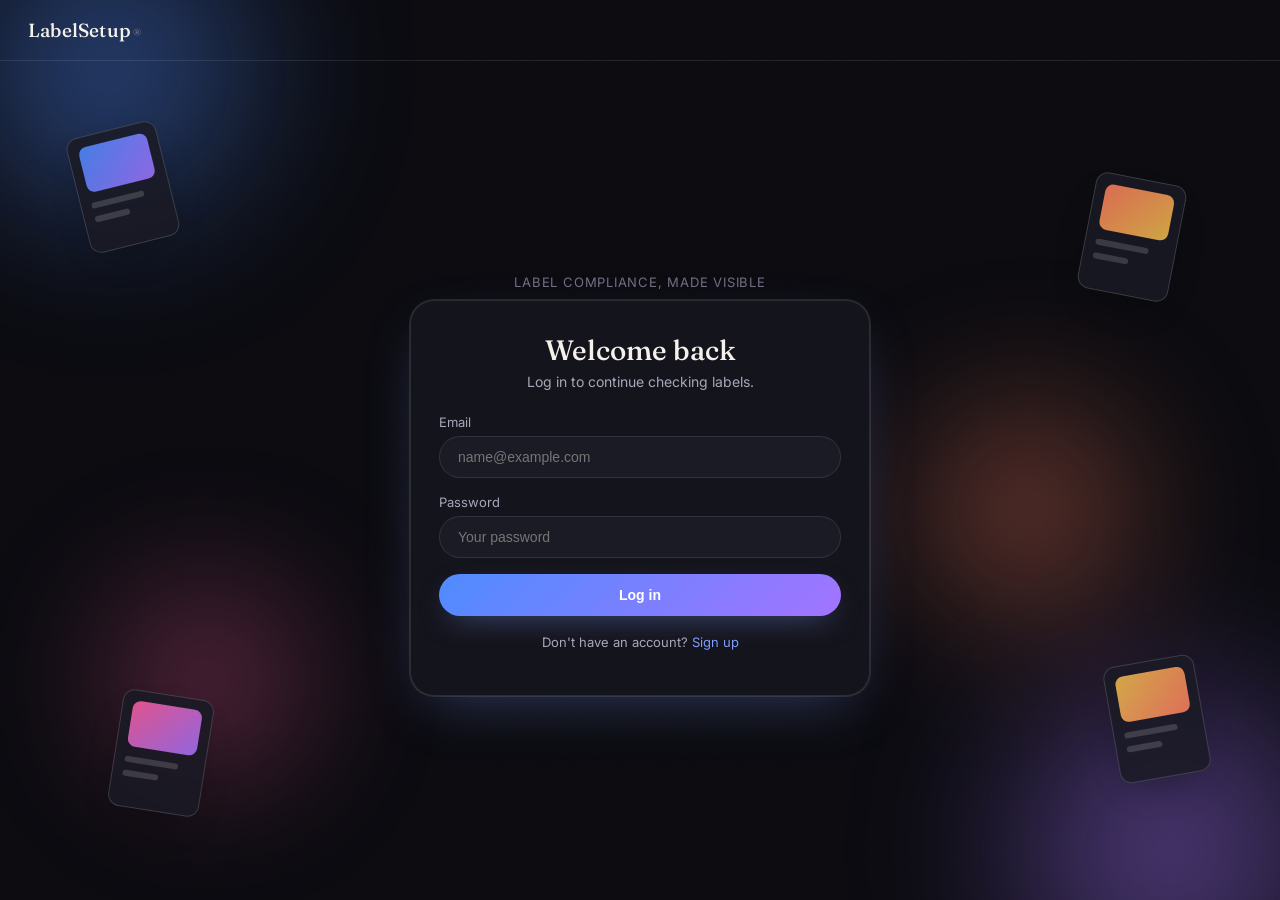
<file: dashboard.html>
<!DOCTYPE html>
<html lang="en">
<head>
<meta charset="UTF-8">
<title>Dashboard — LabelSetu</title>
<link rel="stylesheet" href="style.css">
</head>
<body>

<div class="blob-field">
  <div class="blob blob-1"></div>
  <div class="blob blob-2"></div>
  <div class="blob blob-3"></div>
  <div class="blob blob-4"></div>
</div>
<div class="noise-overlay"></div>

<nav class="navbar">
  <div class="brand">LabelSetu<sup>®</sup></div>
  <div class="nav-links">
    <a href="upload.html">Check label</a>
    <a href="dashboard.html">Dashboard</a>
    <button class="theme-toggle" id="themeToggleBtn">🌙 Dark</button>
    <button class="theme-toggle" id="logoutBtn">Log out</button>
  </div>
</nav>

<div class="page top-aligned">
  <div class="container wide">
    <p class="eyebrow">Overview</p>
    <h1 style="text-align:left;">Dashboard</h1>
    <p class="subtitle" style="text-align:left;">All label scans, at a glance.</p>

    <div class="stat-grid" id="statGrid"></div>

    <div class="scan-list">
      <div class="list-title">Recent scans</div>
      <div id="scanListBody"></div>
    </div>
  </div>
</div>

<script src="app.js"></script>
<script>
  requireAuth();

  const scans = getAllScans();
  const total = scans.length;
  const nonCompliant = scans.filter(s => s.missingCount > 0).length;
  const compliant = total - nonCompliant;

  document.getElementById("statGrid").innerHTML = `
    <div class="stat-card">
      <div class="label">Total scans</div>
      <div class="value">${total}</div>
    </div>
    <div class="stat-card danger-accent">
      <div class="label">Non-compliant</div>
      <div class="value danger">${nonCompliant}</div>
    </div>
    <div class="stat-card success-accent">
      <div class="label">Compliant</div>
      <div class="value success">${compliant}</div>
    </div>
  `;

  const listBody = document.getElementById("scanListBody");

  if (total === 0) {
    listBody.innerHTML = '<div class="empty-state">No scans yet. <a href="upload.html">Check your first label</a>.</div>';
  } else {
    listBody.innerHTML = scans.map(s => {
      const badgeClass = s.missingCount > 0 ? "fail" : "pass";
      const badgeText = s.missingCount > 0 ? s.missingCount + " missing" : "Compliant";
      return `
        <div class="scan-row">
          <div class="row-left">
            <div class="row-icon"></div>
            <div>
              <div class="row-title">${s.category}</div>
              <div class="row-time">${new Date(s.timestamp).toLocaleString()}</div>
            </div>
          </div>
          <a href="results.html?id=${s.id}">
            <span class="status-badge ${badgeClass}">${badgeText}</span>
          </a>
        </div>
      `;
    }).join("");
  }
</script>
</body>
</html>
</file>
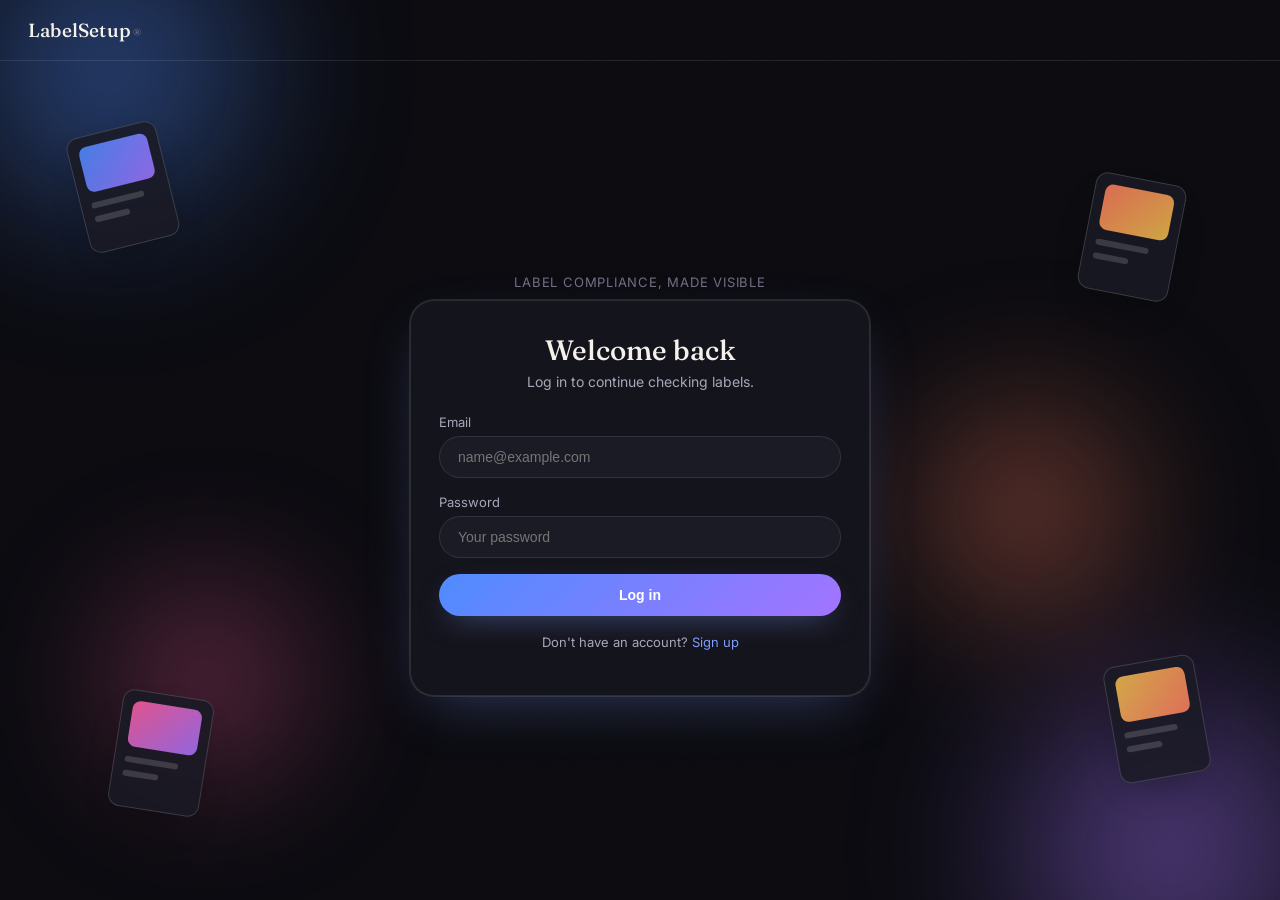
<file: login.html>
<!DOCTYPE html>
<html lang="en">
<head>
<meta charset="UTF-8">
<title>Log in — LabelSetup</title>
<link rel="stylesheet" href="style.css">
</head>
<body>

<div class="blob-field">
  <div class="blob blob-1"></div>
  <div class="blob blob-2"></div>
  <div class="blob blob-3"></div>
  <div class="blob blob-4"></div>
</div>
<div class="noise-overlay"></div>

<nav class="navbar">
  <div class="brand">LabelSetup<sup>®</sup></div>
</nav>

<div class="page">
  <div class="float-card c1"><span class="fc-line l1"></span><span class="fc-line l2"></span></div>
  <div class="float-card c2"><span class="fc-line l1"></span><span class="fc-line l2"></span></div>
  <div class="float-card c3"><span class="fc-line l1"></span><span class="fc-line l2"></span></div>
  <div class="float-card c4"><span class="fc-line l1"></span><span class="fc-line l2"></span></div>

  <div class="container">
    <p class="eyebrow">Label compliance, made visible</p>
    <div class="card">
      <h1>Welcome back</h1>
      <p class="subtitle">Log in to continue checking labels.</p>

      <form id="loginForm">
        <label for="email">Email</label>
        <input type="email" id="email" placeholder="name@example.com" required>

        <label for="password">Password</label>
        <input type="password" id="password" placeholder="Your password" required>

        <p class="error-text" id="errorText" style="display:none;"></p>

        <button type="submit" class="primary">Log in</button>
      </form>

      <p class="form-footer">Don't have an account? <a href="signup.html">Sign up</a></p>
    </div>
  </div>
</div>

<script src="app.js"></script>
<script>
  document.getElementById("loginForm").addEventListener("submit", function (e) {
    e.preventDefault();
    const email = document.getElementById("email").value.trim();
    const password = document.getElementById("password").value;
    const errorEl = document.getElementById("errorText");

    const result = mockLogin(email, password);
    if (!result.ok) {
      errorEl.textContent = result.error;
      errorEl.style.display = "block";
      return;
    }

    window.location.href = "upload.html";
  });
</script>
</body>
</html>
</file>
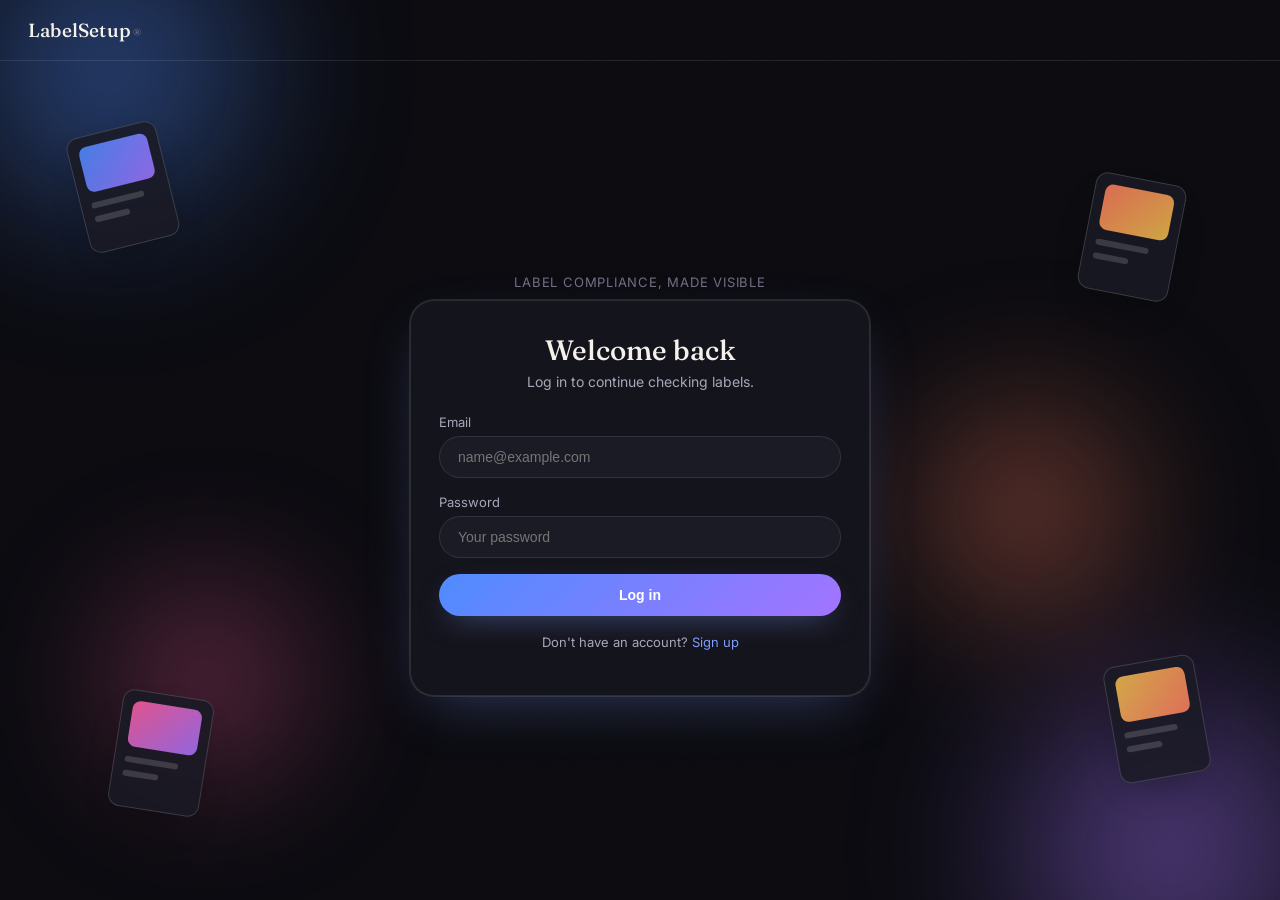
<file: results.html>
<!DOCTYPE html>
<html lang="en">
<head>
<meta charset="UTF-8">
<title>Result — LabelSetu</title>
<link rel="stylesheet" href="style.css">
</head>
<body>

<div class="blob-field">
  <div class="blob blob-1"></div>
  <div class="blob blob-2"></div>
  <div class="blob blob-3"></div>
  <div class="blob blob-4"></div>
</div>
<div class="noise-overlay"></div>

<nav class="navbar">
  <div class="brand">LabelSetu<sup>®</sup></div>
  <div class="nav-links">
    <a href="upload.html">Check label</a>
    <a href="dashboard.html">Dashboard</a>
    <button class="theme-toggle" id="themeToggleBtn">🌙 Dark</button>
    <button class="theme-toggle" id="logoutBtn">Log out</button>
  </div>
</nav>

<div class="page">
  <div class="container">
    <p class="eyebrow">Scan result</p>
    <div class="card" id="resultCard">
      <!-- populated by JS -->
    </div>
  </div>
</div>

<script src="app.js"></script>
<script>
  requireAuth();

  const params = new URLSearchParams(window.location.search);
  const scanId = params.get("id");
  const scan = getScanById(scanId);
  const card = document.getElementById("resultCard");

  if (!scan) {
    card.innerHTML = '<div class="empty-state">No scan found. <a href="upload.html">Try a new upload</a>.</div>';
  } else {
    const badgeClass = scan.missingCount > 0 ? "fail" : "pass";
    const badgeText = scan.missingCount > 0 ? scan.missingCount + " field" + (scan.missingCount > 1 ? "s" : "") + " missing" : "All fields present";

    const rowsHtml = scan.results.map(r => `
      <div class="field-row">
        <span>${r.field}</span>
        <span class="value ${r.present ? 'pass' : 'fail'}">
          ${r.present ? '✓ ' + r.value : '✕ Missing'}
        </span>
      </div>
    `).join("");

    card.innerHTML = `
      <div class="result-header">
        <h2>Scan result</h2>
        <span class="status-badge ${badgeClass}">${badgeText}</span>
      </div>

      <div class="result-meta">
        <div class="thumb"><img src="${scan.image}" style="width:100%;height:100%;object-fit:cover;border-radius:14px;"></div>
        <div class="meta-text">
          Category: <strong>${scan.category}</strong><br>
          Checked: ${new Date(scan.timestamp).toLocaleString()}
        </div>
      </div>

      <div>${rowsHtml}</div>

      <button class="primary" style="margin-top:22px;" onclick="window.print()">Download report</button>
      <button class="secondary" onclick="window.location.href='upload.html'">Check another label</button>
    `;
  }
</script>
</body>
</html>
</file>
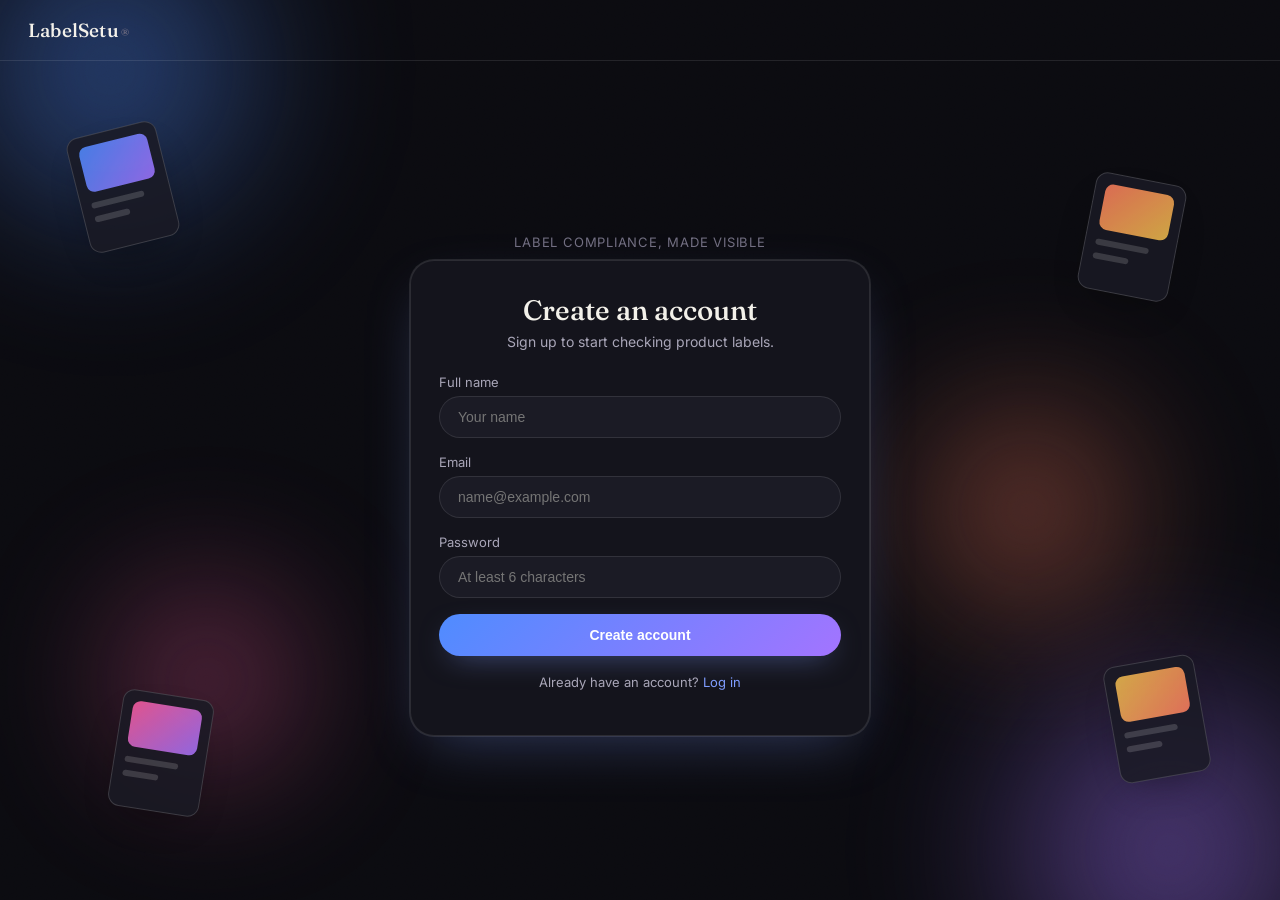
<file: signup.html>
<!DOCTYPE html>
<html lang="en">
<head>
<meta charset="UTF-8">
<title>Sign up — LabelSetu</title>
<link rel="stylesheet" href="style.css">
</head>
<body>

<div class="blob-field">
  <div class="blob blob-1"></div>
  <div class="blob blob-2"></div>
  <div class="blob blob-3"></div>
  <div class="blob blob-4"></div>
</div>
<div class="noise-overlay"></div>

<nav class="navbar">
  <div class="brand">LabelSetu<sup>®</sup></div>
</nav>

<div class="page">
  <div class="float-card c1"><span class="fc-line l1"></span><span class="fc-line l2"></span></div>
  <div class="float-card c2"><span class="fc-line l1"></span><span class="fc-line l2"></span></div>
  <div class="float-card c3"><span class="fc-line l1"></span><span class="fc-line l2"></span></div>
  <div class="float-card c4"><span class="fc-line l1"></span><span class="fc-line l2"></span></div>

  <div class="container">
    <p class="eyebrow">Label compliance, made visible</p>
    <div class="card">
      <h1>Create an account</h1>
      <p class="subtitle">Sign up to start checking product labels.</p>

      <form id="signupForm">
        <label for="name">Full name</label>
        <input type="text" id="name" placeholder="Your name" required>

        <label for="email">Email</label>
        <input type="email" id="email" placeholder="name@example.com" required>

        <label for="password">Password</label>
        <input type="password" id="password" placeholder="At least 6 characters" required>

        <p class="error-text" id="errorText" style="display:none;"></p>

        <button type="submit" class="primary">Create account</button>
      </form>

      <p class="form-footer">Already have an account? <a href="login.html">Log in</a></p>
    </div>
  </div>
</div>

<script src="app.js"></script>
<script>
  document.getElementById("signupForm").addEventListener("submit", function (e) {
    e.preventDefault();
    const name = document.getElementById("name").value.trim();
    const email = document.getElementById("email").value.trim();
    const password = document.getElementById("password").value;
    const errorEl = document.getElementById("errorText");

    if (password.length < 6) {
      errorEl.textContent = "Password must be at least 6 characters.";
      errorEl.style.display = "block";
      return;
    }

    const result = mockSignup(name, email, password);
    if (!result.ok) {
      errorEl.textContent = result.error;
      errorEl.style.display = "block";
      return;
    }

    window.location.href = "upload.html";
  });
</script>
</body>
</html>
</file>
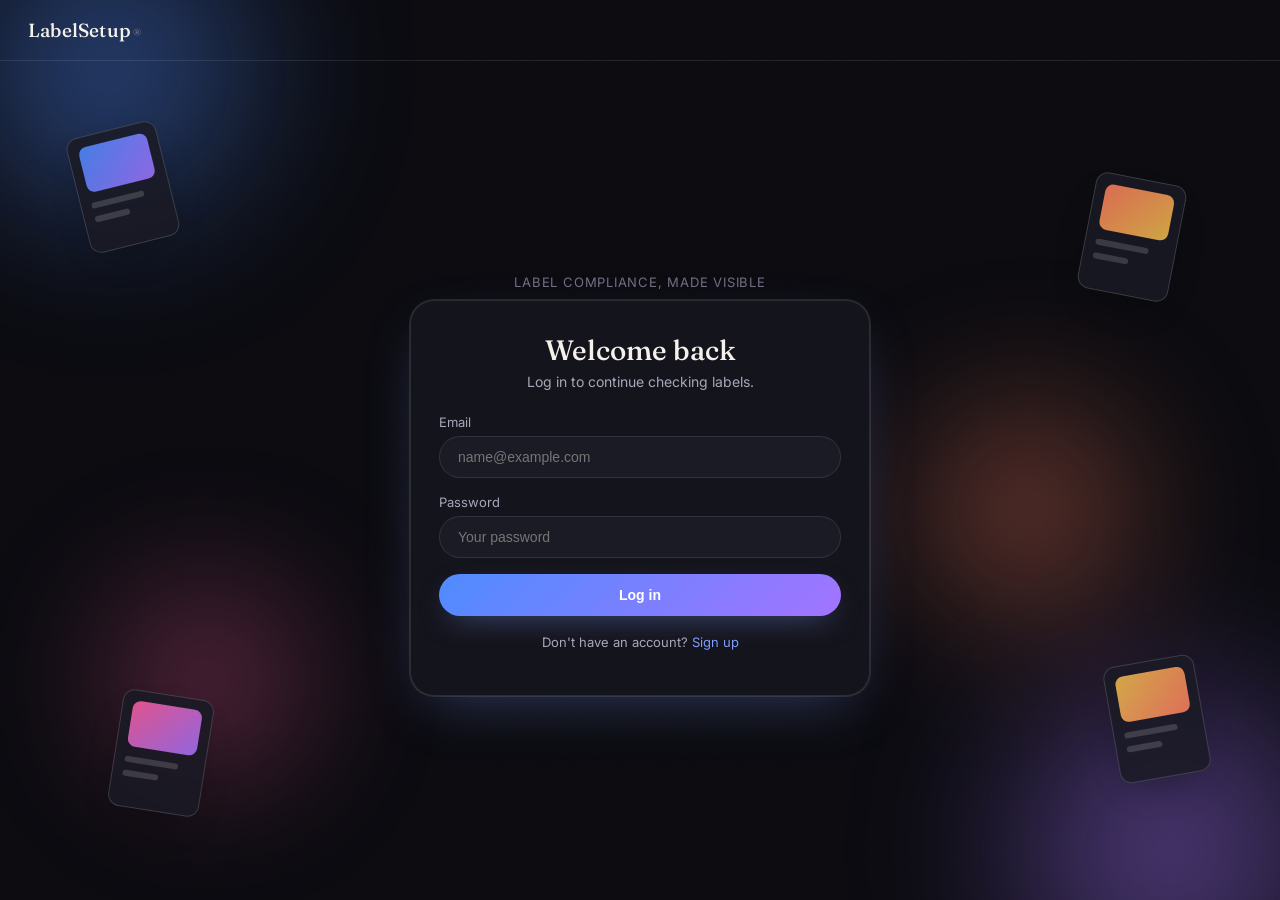
<file: upload.html>
<!DOCTYPE html>
<html lang="en">
<head>
<meta charset="UTF-8">
<title>Check a label — LabelSetu</title>
<link rel="stylesheet" href="style.css">
</head>
<body>

<div class="blob-field">
  <div class="blob blob-1"></div>
  <div class="blob blob-2"></div>
  <div class="blob blob-3"></div>
  <div class="blob blob-4"></div>
</div>
<div class="noise-overlay"></div>

<nav class="navbar">
  <div class="brand">LabelSetu<sup>®</sup></div>
  <div class="nav-links">
    <a href="upload.html">Check label</a>
    <a href="dashboard.html">Dashboard</a>
    <button class="theme-toggle" id="themeToggleBtn">🌙 Dark</button>
    <button class="theme-toggle" id="logoutBtn">Log out</button>
  </div>
</nav>

<div class="page">
  <div class="float-card c1"><span class="fc-line l1"></span><span class="fc-line l2"></span></div>
  <div class="float-card c2"><span class="fc-line l1"></span><span class="fc-line l2"></span></div>
  <div class="float-card c3"><span class="fc-line l1"></span><span class="fc-line l2"></span></div>
  <div class="float-card c4"><span class="fc-line l1"></span><span class="fc-line l2"></span></div>

  <div class="container">
    <p class="eyebrow">New scan</p>
    <div class="card">
      <h1>Check a product label</h1>
      <p class="subtitle">Upload a clear photo of the package label.</p>

      <div id="dropzone" class="dropzone">
        <div class="icon">↑</div>
        <div>Drag a photo here or click to upload</div>
      </div>
      <input type="file" id="fileInput" accept="image/*">

      <img id="previewImg" class="preview-thumb" style="display:none;">

      <label for="category">Product category</label>
      <select id="category">
        <option value="food">Packaged food</option>
        <option value="cosmetics">Cosmetics</option>
        <option value="general">General FMCG</option>
      </select>

      <p class="error-text" id="errorText" style="display:none;"></p>

      <button class="primary" id="checkBtn">Check compliance</button>
    </div>
  </div>
</div>

<script src="app.js"></script>
<script>
  requireAuth();

  let uploadedImage = null;
  const dropzone = document.getElementById("dropzone");
  const fileInput = document.getElementById("fileInput");
  const previewImg = document.getElementById("previewImg");
  const errorEl = document.getElementById("errorText");
  const checkBtn = document.getElementById("checkBtn");

  dropzone.addEventListener("click", () => fileInput.click());

  dropzone.addEventListener("dragover", (e) => {
    e.preventDefault();
    dropzone.classList.add("dragover");
  });
  dropzone.addEventListener("dragleave", () => dropzone.classList.remove("dragover"));
  dropzone.addEventListener("drop", (e) => {
    e.preventDefault();
    dropzone.classList.remove("dragover");
    if (e.dataTransfer.files.length) handleFile(e.dataTransfer.files[0]);
  });

  fileInput.addEventListener("change", () => {
    if (fileInput.files.length) handleFile(fileInput.files[0]);
  });

  function handleFile(file) {
    if (!file.type.startsWith("image/")) {
      errorEl.textContent = "Please upload an image file.";
      errorEl.style.display = "block";
      return;
    }
    errorEl.style.display = "none";
    const reader = new FileReader();
    reader.onload = (e) => {
      uploadedImage = e.target.result;
      previewImg.src = uploadedImage;
      previewImg.style.display = "block";
      dropzone.style.display = "none";
    };
    reader.readAsDataURL(file);
  }

  checkBtn.addEventListener("click", () => {
    if (!uploadedImage) {
      errorEl.textContent = "Please upload a photo first.";
      errorEl.style.display = "block";
      return;
    }
    errorEl.style.display = "none";
    checkBtn.disabled = true;
    checkBtn.textContent = "Checking…";

    const category = document.getElementById("category").value;

    setTimeout(() => {
      const scan = mockRunCheck(category, uploadedImage);
      window.location.href = "results.html?id=" + scan.id;
    }, 1200);
  });
</script>
</body>
</html>
</file>
<file: style.css>
@import url('https://fonts.googleapis.com/css2?family=Fraunces:ital,opsz,wght@0,9..144,400;0,9..144,500;0,9..144,600;1,9..144,500&family=Inter:wght@400;500;600;700&display=swap');

/* ===== Theme variables ===== */
:root {
  --bg: #0b0b10;
  --bg-2: #101018;
  --surface: #14141c;
  --surface-2: #1b1b25;
  --text: #f3f1ea;
  --text-secondary: #a9a6b8;
  --text-muted: #726f82;
  --border: rgba(255,255,255,0.10);
  --border-strong: rgba(255,255,255,0.18);

  --blue: #4f8cff;
  --purple: #a374ff;
  --coral: #ff7e5f;
  --pink: #ff5fa2;
  --gold: #f2c14e;

  --accent: #7f9cff;
  --accent-text: #0b0b10;
  --accent-grad: linear-gradient(135deg, var(--blue), var(--purple));

  --success-bg: rgba(151, 196, 89, 0.14);
  --success-text: #97c459;
  --danger-bg: rgba(226, 75, 74, 0.14);
  --danger-text: #f0a3a2;

  --radius: 16px;
  --radius-pill: 999px;
  --shadow-glow: 0 0 0 1px var(--border), 0 20px 60px -20px rgba(127,156,255,0.35);
  --noise-opacity: 0.05;
}

[data-theme="light"] {
  --bg: #f3efe6;
  --bg-2: #ece5d6;
  --surface: #fffdf8;
  --surface-2: #f3ede1;
  --text: #201d1a;
  --text-secondary: #6b6558;
  --text-muted: #948e7e;
  --border: rgba(30,25,15,0.10);
  --border-strong: rgba(30,25,15,0.18);

  --accent: #185fa5;
  --accent-text: #ffffff;
  --accent-grad: linear-gradient(135deg, #ff7e5f, #a374ff);

  --success-bg: #eaf3de;
  --success-text: #3b6d11;
  --danger-bg: #fcebeb;
  --danger-text: #a32d2d;

  --shadow-glow: 0 0 0 1px var(--border), 0 24px 60px -24px rgba(163,116,255,0.25);
  --noise-opacity: 0.035;
}

* { box-sizing: border-box; }

html, body { height: 100%; }

body {
  margin: 0;
  font-family: 'Inter', -apple-system, BlinkMacSystemFont, "Segoe UI", sans-serif;
  background: var(--bg);
  color: var(--text);
  transition: background 0.25s, color 0.25s;
  position: relative;
  overflow-x: hidden;
  min-height: 100vh;
}

a { color: var(--accent); text-decoration: none; }

h1, h2, .brand, .serif { font-family: 'Fraunces', serif; }

/* ===== Background decoration ===== */
.blob-field {
  position: fixed;
  inset: 0;
  z-index: 0;
  overflow: hidden;
  pointer-events: none;
}

.blob {
  position: absolute;
  border-radius: 50%;
  filter: blur(70px);
  opacity: 0.55;
  animation: drift 16s ease-in-out infinite alternate;
}
[data-theme="light"] .blob { opacity: 0.35; }

.blob-1 { width: 420px; height: 420px; background: radial-gradient(circle, var(--blue), transparent 70%); top: -140px; left: -100px; }
.blob-2 { width: 460px; height: 460px; background: radial-gradient(circle, var(--purple), transparent 70%); bottom: -180px; right: -120px; animation-delay: -4s; }
.blob-3 { width: 300px; height: 300px; background: radial-gradient(circle, var(--coral), transparent 70%); top: 40%; right: 8%; animation-delay: -8s; }
.blob-4 { width: 260px; height: 260px; background: radial-gradient(circle, var(--pink), transparent 70%); bottom: 10%; left: 6%; animation-delay: -12s; }

@keyframes drift {
  0% { transform: translate(0, 0) scale(1); }
  100% { transform: translate(30px, -20px) scale(1.08); }
}

.noise-overlay {
  position: fixed;
  inset: 0;
  z-index: 1;
  pointer-events: none;
  opacity: var(--noise-opacity);
  mix-blend-mode: overlay;
  background-image: url("data:image/svg+xml,%3Csvg xmlns='http://www.w3.org/2000/svg' width='120' height='120'%3E%3Cfilter id='n'%3E%3CfeTurbulence type='fractalNoise' baseFrequency='0.9' numOctaves='2' stitchTiles='stitch'/%3E%3C/filter%3E%3Crect width='100%25' height='100%25' filter='url(%23n)'/%3E%3C/svg%3E");
}

/* ===== Floating decorative label cards (artistic filler) ===== */
.float-card {
  position: absolute;
  width: 92px;
  height: 118px;
  border-radius: 12px;
  border: 1px solid var(--border-strong);
  background: var(--surface-2);
  box-shadow: 0 16px 40px -16px rgba(0,0,0,0.5);
  z-index: 0;
  opacity: 0.85;
  pointer-events: none;
}
.float-card::before {
  content: "";
  position: absolute;
  inset: 10px 10px auto 10px;
  height: 46px;
  border-radius: 8px;
}
.float-card.c1 { top: 8%; left: 6%; transform: rotate(-14deg); }
.float-card.c1::before { background: linear-gradient(135deg, var(--blue), var(--purple)); }
.float-card.c2 { top: 14%; right: 8%; transform: rotate(11deg); }
.float-card.c2::before { background: linear-gradient(135deg, var(--coral), var(--gold)); }
.float-card.c3 { bottom: 10%; left: 9%; transform: rotate(9deg); }
.float-card.c3::before { background: linear-gradient(135deg, var(--pink), var(--purple)); }
.float-card.c4 { bottom: 14%; right: 6%; transform: rotate(-10deg); }
.float-card.c4::before { background: linear-gradient(135deg, var(--gold), var(--coral)); }
.float-card .fc-line { position: absolute; left: 10px; right: 10px; height: 6px; border-radius: 3px; background: var(--border-strong); }
.float-card .fc-line.l1 { top: 66px; width: 60%; }
.float-card .fc-line.l2 { top: 80px; width: 40%; }

@media (max-width: 820px) {
  .float-card { display: none; }
}

/* ===== Top nav ===== */
.navbar {
  position: relative;
  z-index: 2;
  display: flex;
  align-items: center;
  justify-content: space-between;
  padding: 18px 28px;
  background: transparent;
  border-bottom: 1px solid var(--border);
}

.navbar .brand {
  font-weight: 500;
  font-size: 19px;
  letter-spacing: 0.2px;
  display: flex;
  align-items: baseline;
  gap: 2px;
}
.navbar .brand sup { font-size: 11px; color: var(--text-muted); }

.navbar .nav-links {
  display: flex;
  gap: 22px;
  align-items: center;
  font-size: 14px;
}

.navbar .nav-links a {
  color: var(--text-secondary);
}

.navbar .nav-links a.active {
  color: var(--text);
  font-weight: 600;
}

.theme-toggle {
  background: var(--surface-2);
  border: 1px solid var(--border);
  border-radius: var(--radius-pill);
  padding: 8px 16px;
  cursor: pointer;
  color: var(--text);
  font-size: 13px;
  display: flex;
  align-items: center;
  gap: 6px;
}
.theme-toggle:hover { border-color: var(--border-strong); }

/* ===== Layout ===== */
.page {
  position: relative;
  z-index: 2;
  min-height: calc(100vh - 66px);
  display: flex;
  align-items: center;
  justify-content: center;
  padding: 40px 20px;
}

.page.top-aligned { align-items: flex-start; padding-top: 56px; }

.container {
  max-width: 460px;
  width: 100%;
  position: relative;
  z-index: 2;
}

.container.wide {
  max-width: 920px;
}

.eyebrow {
  text-align: center;
  font-size: 13px;
  color: var(--text-muted);
  letter-spacing: 0.06em;
  text-transform: uppercase;
  margin-bottom: 10px;
}

.card {
  background: var(--surface);
  border: 1px solid var(--border);
  border-radius: 24px;
  padding: 32px 28px;
  box-shadow: var(--shadow-glow);
}

h1 { font-size: 28px; font-weight: 500; margin: 0 0 6px; text-align: center; }
h2 { font-size: 18px; font-weight: 500; margin: 0 0 4px; }
p.subtitle { color: var(--text-secondary); font-size: 14px; margin: 0 0 24px; text-align: center; }

/* ===== Form elements ===== */
label {
  display: block;
  font-size: 13px;
  color: var(--text-secondary);
  margin-bottom: 6px;
}

input[type="text"],
input[type="email"],
input[type="password"] {
  width: 100%;
  padding: 12px 18px;
  border: 1px solid var(--border);
  border-radius: var(--radius-pill);
  background: var(--surface-2);
  color: var(--text);
  font-size: 14px;
  margin-bottom: 16px;
  outline: none;
  transition: border-color 0.15s;
}
input[type="text"]:focus,
input[type="email"]:focus,
input[type="password"]:focus { border-color: var(--accent); }

select {
  width: 100%;
  padding: 12px 18px;
  border: 1px solid var(--border);
  border-radius: var(--radius-pill);
  background: var(--surface-2);
  color: var(--text);
  font-size: 14px;
  margin-bottom: 16px;
}

input[type="file"] { display: none; }

.dropzone {
  border: 1.5px dashed var(--border-strong);
  border-radius: var(--radius);
  padding: 36px 16px;
  text-align: center;
  cursor: pointer;
  margin-bottom: 16px;
  color: var(--text-secondary);
  font-size: 14px;
  transition: border-color 0.15s, background 0.15s;
  background: var(--surface-2);
}

.dropzone:hover, .dropzone.dragover {
  border-color: var(--accent);
}

.dropzone .icon {
  font-size: 22px;
  margin-bottom: 10px;
  width: 44px; height: 44px;
  border-radius: 50%;
  background: var(--accent-grad);
  color: #fff;
  display: flex; align-items: center; justify-content: center;
  margin-left: auto; margin-right: auto;
}

.preview-thumb {
  width: 100%;
  max-height: 180px;
  object-fit: contain;
  border-radius: var(--radius);
  margin-bottom: 16px;
  border: 1px solid var(--border);
}

button.primary {
  width: 100%;
  padding: 13px;
  background: var(--accent-grad);
  color: #fff;
  border: none;
  border-radius: var(--radius-pill);
  font-size: 14px;
  font-weight: 600;
  cursor: pointer;
  box-shadow: 0 10px 30px -12px rgba(127,156,255,0.55);
}

button.primary:hover { filter: brightness(1.06); }
button.primary:disabled { opacity: 0.5; cursor: not-allowed; }

button.secondary {
  width: 100%;
  padding: 13px;
  background: transparent;
  color: var(--text);
  border: 1px solid var(--border);
  border-radius: var(--radius-pill);
  font-size: 14px;
  cursor: pointer;
  margin-top: 10px;
}
button.secondary:hover { border-color: var(--border-strong); }

.error-text {
  color: var(--danger-text);
  font-size: 13px;
  margin: -10px 0 14px;
}

.form-footer {
  text-align: center;
  font-size: 13px;
  color: var(--text-secondary);
  margin-top: 18px;
}

/* ===== Results screen ===== */
.status-badge {
  font-size: 12px;
  padding: 5px 12px;
  border-radius: var(--radius-pill);
  font-weight: 600;
}
.status-badge.fail { background: var(--danger-bg); color: var(--danger-text); }
.status-badge.pass { background: var(--success-bg); color: var(--success-text); }

.result-header {
  display: flex;
  justify-content: space-between;
  align-items: center;
  margin-bottom: 18px;
}

.result-meta {
  display: flex;
  gap: 14px;
  margin-bottom: 22px;
}

.result-meta .thumb {
  width: 76px;
  height: 76px;
  border-radius: 14px;
  background: var(--accent-grad);
  border: 1px solid var(--border);
  display: flex;
  align-items: center;
  justify-content: center;
  font-size: 22px;
  flex-shrink: 0;
  overflow: hidden;
}

.result-meta .meta-text {
  font-size: 13px;
  color: var(--text-secondary);
  line-height: 1.7;
}

.field-row {
  display: flex;
  justify-content: space-between;
  align-items: center;
  padding: 12px 0;
  border-bottom: 1px solid var(--border);
  font-size: 14px;
}
.field-row:last-child { border-bottom: none; }

.field-row .value.pass { color: var(--success-text); }
.field-row .value.fail { color: var(--danger-text); }

/* ===== Dashboard ===== */
.stat-grid {
  display: grid;
  grid-template-columns: repeat(3, 1fr);
  gap: 16px;
  margin-bottom: 28px;
}

.stat-card {
  background: var(--surface);
  border: 1px solid var(--border);
  border-radius: 20px;
  padding: 20px;
  box-shadow: var(--shadow-glow);
  border-top: 3px solid var(--accent);
}
.stat-card.danger-accent { border-top-color: #e24b4a; }
.stat-card.success-accent { border-top-color: #639922; }

.stat-card .label { font-size: 13px; color: var(--text-secondary); margin-bottom: 6px; }
.stat-card .value { font-size: 30px; font-weight: 600; font-family: 'Fraunces', serif; }
.stat-card .value.danger { color: var(--danger-text); }
.stat-card .value.success { color: var(--success-text); }

.scan-list {
  background: var(--surface);
  border: 1px solid var(--border);
  border-radius: 20px;
  overflow: hidden;
  box-shadow: var(--shadow-glow);
}

.scan-list .list-title {
  padding: 14px 20px;
  font-size: 13px;
  font-weight: 600;
  color: var(--text-secondary);
  border-bottom: 1px solid var(--border);
}

.scan-row {
  display: flex;
  align-items: center;
  justify-content: space-between;
  padding: 14px 20px;
  border-bottom: 1px solid var(--border);
  font-size: 14px;
}
.scan-row:last-child { border-bottom: none; }

.scan-row .row-left { display: flex; align-items: center; gap: 12px; }
.scan-row .row-icon {
  width: 36px; height: 36px; border-radius: 10px;
  background: var(--accent-grad); display: flex; align-items: center; justify-content: center;
}
.scan-row .row-title { font-size: 13px; text-transform: capitalize; }
.scan-row .row-time { font-size: 12px; color: var(--text-muted); }

.empty-state {
  text-align: center;
  padding: 48px 20px;
  color: var(--text-secondary);
  font-size: 14px;
}

.spinner {
  width: 20px; height: 20px;
  border: 2px solid var(--border);
  border-top-color: var(--accent);
  border-radius: 50%;
  animation: spin 0.7s linear infinite;
  margin: 0 auto 12px;
}
@keyframes spin { to { transform: rotate(360deg); } }
</file>
